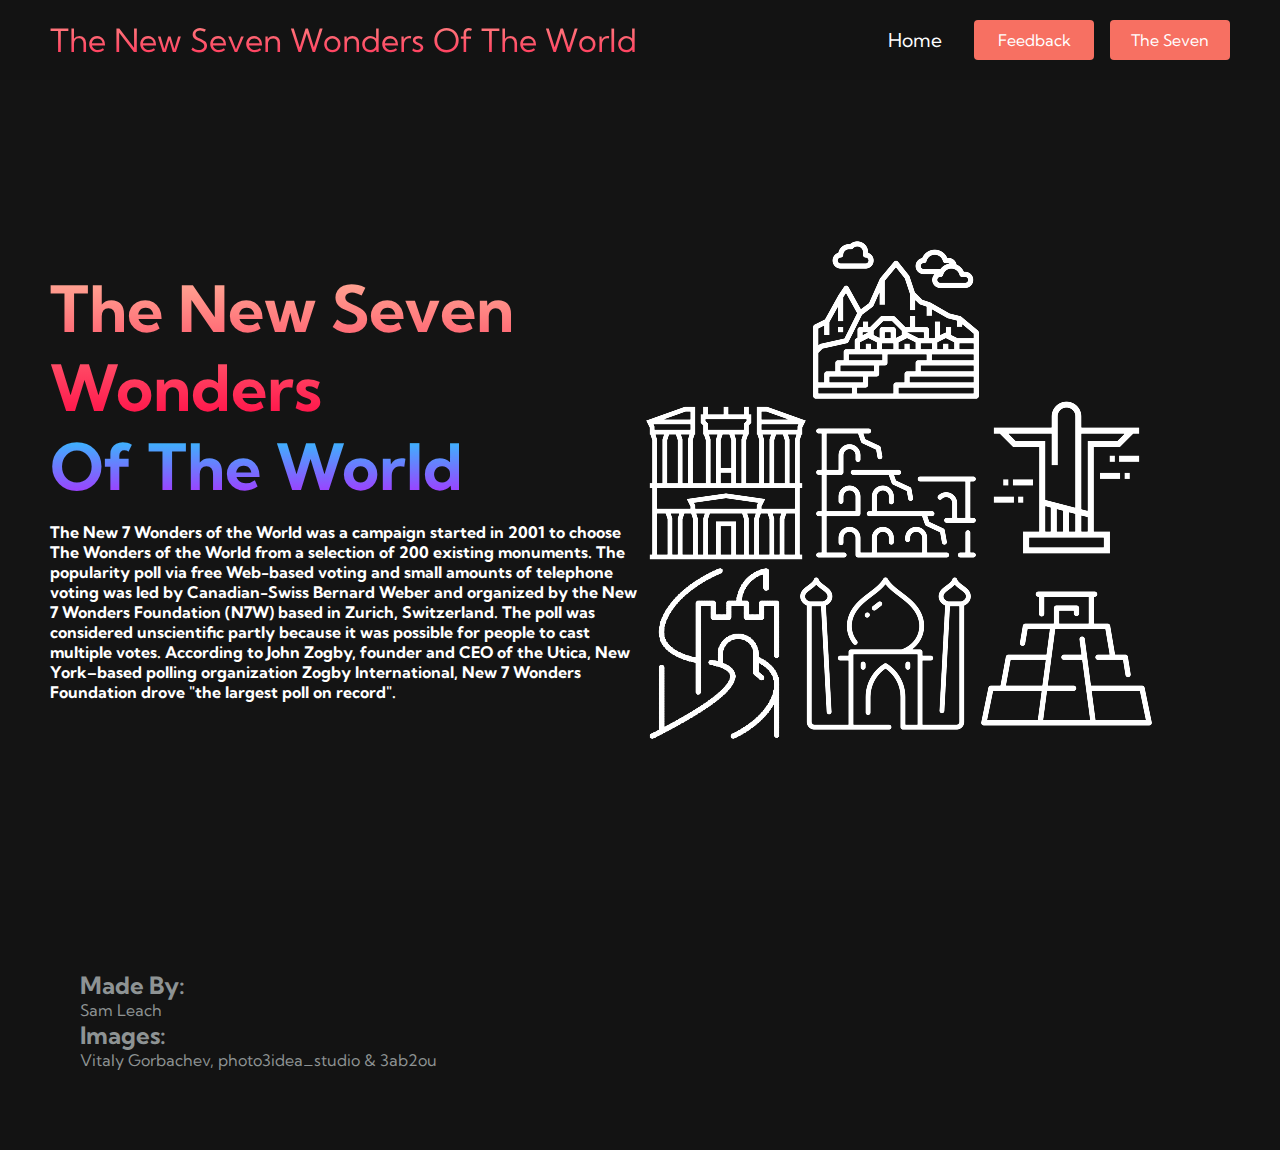
<file: index.html>
<!DOCTYPE html>
<html lang="en">
<head>
    <meta charset="UTF-8">
    <meta name="viewport" content="width=device-width, initial-scale=1.0">
    <title>The New Seven Wonders Of The World</title>
    <link rel="stylesheet" href="./styles.css"/>
    <link rel="preconnect" href="https://fonts.googleapis.com">
    <link rel="preconnect" href="https://fonts.gstatic.com" crossorigin>
    <link href="https://fonts.googleapis.com/css2?family=Kumbh+Sans:wght@100..900&display=swap" rel="stylesheet">
</head>
<body> <!--header of page-->
    <nav class="navbar">
        <div class="navbar__container">
            <a href="./index.html" id="navbar__logo">The New Seven Wonders Of The World</a>
            <div class="navbar__toggle" id="mobile-menu">
                <span class="bar"></span> <span class="bar"></span>
                <span class="bar"></span>
            </div>
            <ul class="navbar__menu">
                <li class="navbar__item">
                    <a href="./index.html" class="navbar__links"> Home </a>
                </li>
                <li class="navbar__btn">
                    <a href="feedback.html" class="button"> Feedback </a>
                </li>
                <div class="dropdown">
                    <button class="dropbtn">The Seven</button>
                    <div class="dropdown-content">
                      <a href="china.html">Great wall of china</a>
                      <a href="petra.html">Petra</a>
                      <a href="colosseum.html">The colosseum</a>
                      <a href="Chichen.html">Chichén Itzá</a>
                      <a href="Machu.html">Machu Picchu</a>
                      <a href="taj.html">Taj Mahal</a>
                      <a href="Christ.html">Christ the Redeemer</a>
                    </div>
                  </div> 
            </ul>
        </div>
    </nav>
<!--body section-->
    <div class="main">
        <div class="main__container">
            <div class="main__content">
                <h1>The New Seven Wonders</h1>
                <h2>Of The World</h2>
                <p>The New 7 Wonders of the World was a campaign started in 2001 
		to choose The Wonders of the World from a selection of 200 existing monuments. The popularity 
		poll via free Web-based voting and small amounts of telephone voting was led by Canadian-Swiss 
		Bernard Weber and organized by the New 7 Wonders Foundation (N7W) based in Zurich, Switzerland. 
		The poll was considered unscientific partly because it was possible for people to cast multiple votes. 
		According to John Zogby, founder and CEO of the Utica, New York–based polling organization Zogby 
		International, New 7 Wonders Foundation drove "the largest poll on record".</p>
            </div>
            <div class="main__img--container">
                <img src="images/pic1.png" alt="pic" id="main__img"> 
            </div>
        </div>
    </div>
    <!--footer-->
    <div class="footer__container">
        <div class="footer__links">
            <div class="footer__link--wrapper">
                <div class="footer__link--items">
                    <h2>Made By:</h2>
                    <a>Sam Leach</a>
                </div>
                <div class="footer__link--items">
                    <h2>Images:</h2>
                    <a>Vitaly Gorbachev, photo3idea_studio & 3ab2ou</a>
                </div>
            </div>
        </div>
    </div>
</body>
</html>
</file>
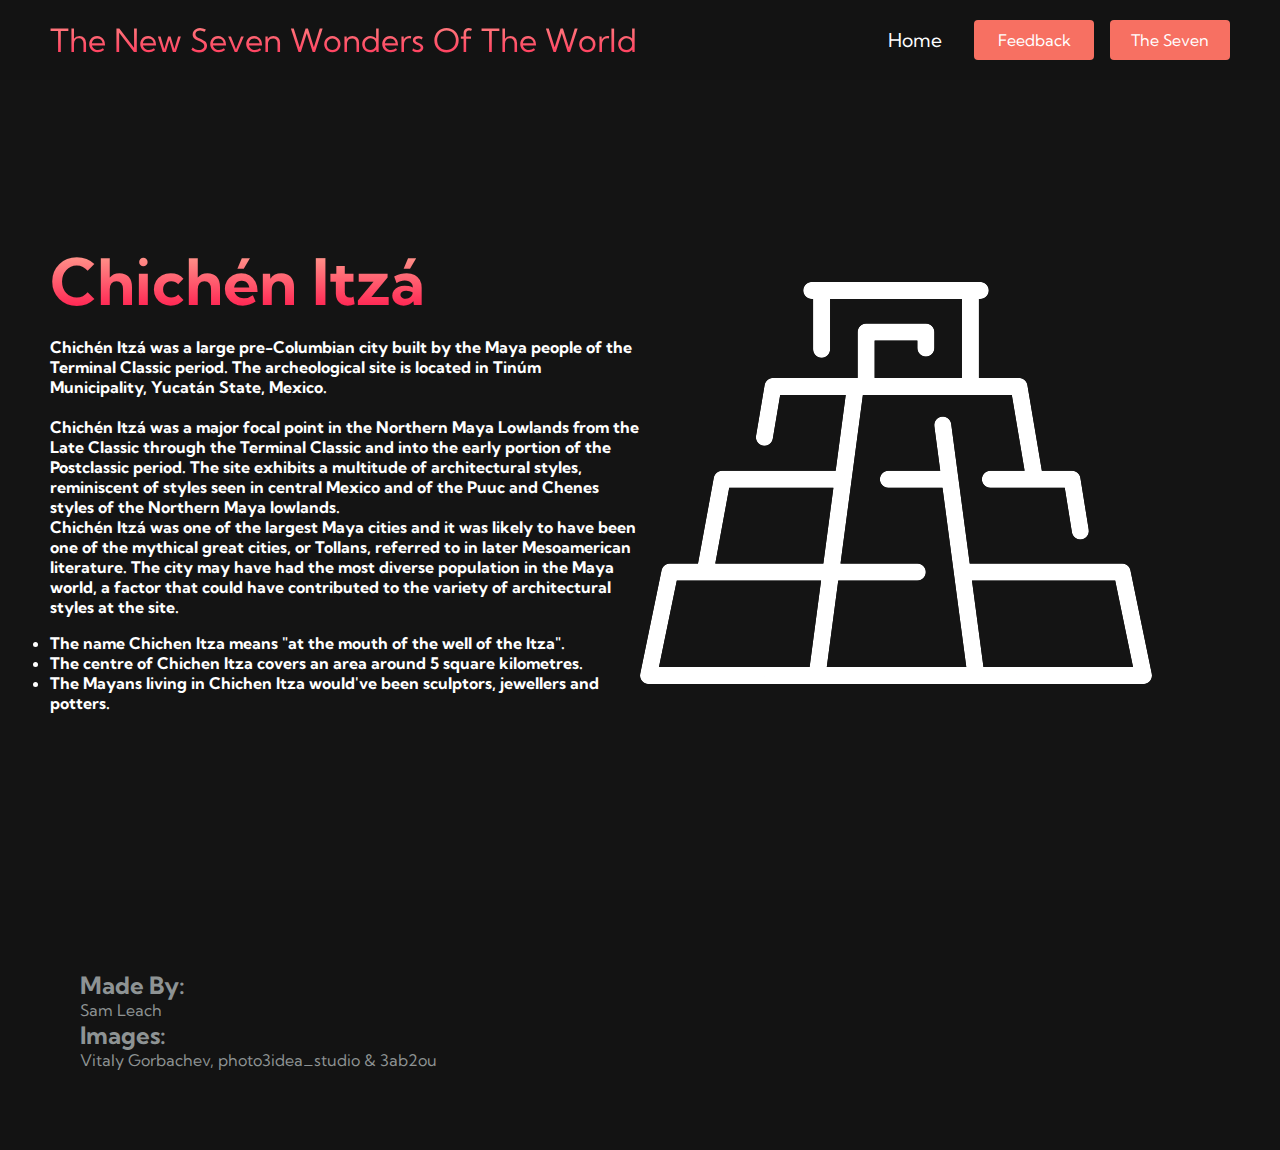
<file: Chichen.html>
<!DOCTYPE html>
<html lang="en">
<head>
    <meta charset="UTF-8">
    <meta name="viewport" content="width=device-width, initial-scale=1.0">
    <title>The New Seven Wonders Of The World</title>
    <link rel="stylesheet" href="./styles.css"/>
    <link rel="preconnect" href="https://fonts.googleapis.com">
    <link rel="preconnect" href="https://fonts.gstatic.com" crossorigin>
    <link href="https://fonts.googleapis.com/css2?family=Kumbh+Sans:wght@100..900&display=swap" rel="stylesheet">
</head>
<body> <!--header of page-->
    <nav class="navbar">
        <div class="navbar__container">
            <a href="./index.html" id="navbar__logo">The New Seven Wonders Of The World</a>
            <div class="navbar__toggle" id="mobile-menu">
                <span class="bar"></span> <span class="bar"></span>
                <span class="bar"></span>
            </div>
            <ul class="navbar__menu">
                <li class="navbar__item">
                    <a href="./index.html" class="navbar__links"> Home </a>
                </li>
                <li class="navbar__btn">
                    <a href="feedback.html" class="button"> Feedback </a>
                </li>
                <div class="dropdown">
                    <button class="dropbtn">The Seven</button>
                    <div class="dropdown-content">
                      <a href="china.html">Great wall of china</a>
                      <a href="petra.html">Petra</a>
                      <a href="colosseum.html">The colosseum</a>
                      <a href="Chichen.html">Chichén Itzá</a>
                      <a href="Machu.html">Machu Picchu</a>
                      <a href="taj.html">Taj Mahal</a>
                      <a href="Christ.html">Christ the Redeemer</a>
                    </div>
                  </div> 
            </ul>
        </div>
    </nav>
<!--body section-->
    <div class="main">
        <div class="main__container">
            <div class="main__content">
                <h1>Chichén Itzá</h1>
                <p>Chichén Itzá was a large pre-Columbian city built by the Maya people of the Terminal Classic period. 
		The archeological site is located in Tinúm Municipality, Yucatán State, Mexico.
		<br><br>
		Chichén Itzá was a major focal point in the Northern Maya Lowlands from the Late Classic through the Terminal 
		Classic and into the early portion of the Postclassic period. The site exhibits a multitude of architectural 
		styles, reminiscent of styles seen in central Mexico and of the Puuc and Chenes styles of the Northern Maya lowlands.
		<br>Chichén Itzá was one of the largest Maya cities and it was likely to have been one of the mythical great cities, 
		or Tollans, referred to in later Mesoamerican literature. The city may have had the most diverse population in the 
		Maya world, a factor that could have contributed to the variety of architectural styles at the site.
		<ul>
			<li>The name Chichen Itza means "at the mouth of the well of the Itza". </li>
			<li>The centre of Chichen Itza covers an area around 5 square kilometres.</li>
			<li>The Mayans living in Chichen Itza would've been sculptors, jewellers and potters.</li>
		</p>
            </div>
            <div class="main__img--container">
                <img src="images/chichen.png" alt="pic" id="main__img"> 
            </div>
        </div>
    </div>
    </div>



    <!--footer-->
    <div class="footer__container">
        <div class="footer__links">
            <div class="footer__link--wrapper">
                <div class="footer__link--items">
                    <h2>Made By:</h2>
                    <a>Sam Leach</a>
                </div>
                <div class="footer__link--items">
                    <h2>Images:</h2>
                    <a>Vitaly Gorbachev, photo3idea_studio & 3ab2ou</a>
                </div>
            </div>
        </div>
    </div>
</body>
</html>
</file>
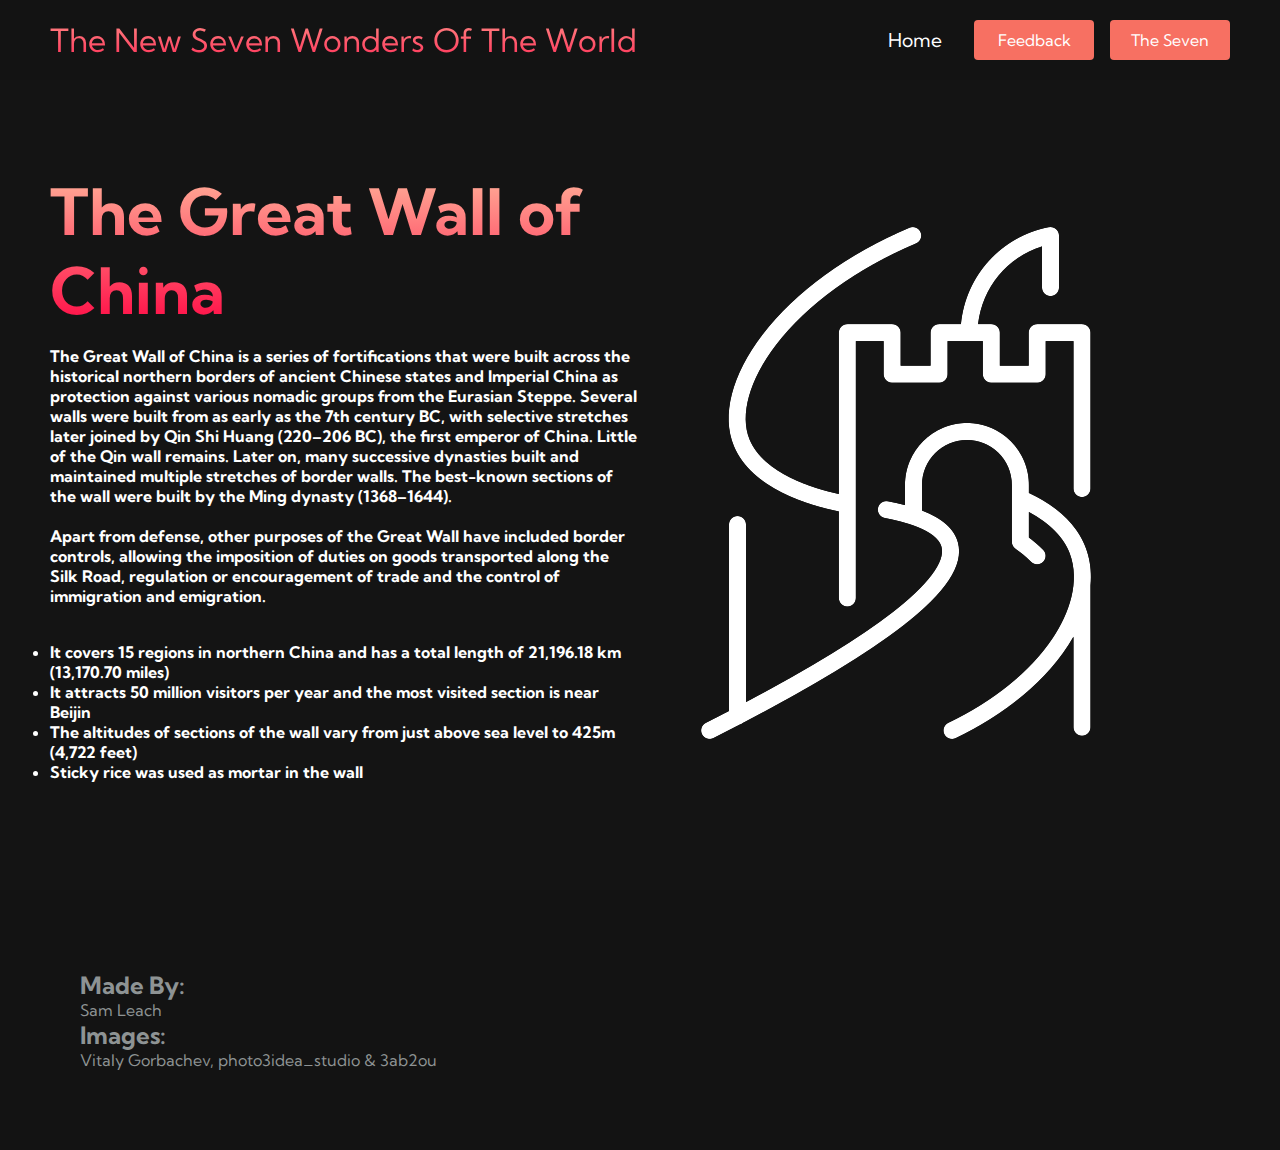
<file: china.html>
<!DOCTYPE html>
<html lang="en">
<head>
    <meta charset="UTF-8">
    <meta name="viewport" content="width=device-width, initial-scale=1.0">
    <title>The New Seven Wonders Of The World</title>
    <link rel="stylesheet" href="./styles.css"/>
    <link rel="preconnect" href="https://fonts.googleapis.com">
    <link rel="preconnect" href="https://fonts.gstatic.com" crossorigin>
    <link href="https://fonts.googleapis.com/css2?family=Kumbh+Sans:wght@100..900&display=swap" rel="stylesheet">
</head>
<body> <!--header of page-->
    <nav class="navbar">
        <div class="navbar__container">
            <a href="./index.html" id="navbar__logo">The New Seven Wonders Of The World</a>
            <div class="navbar__toggle" id="mobile-menu">
                <span class="bar"></span> <span class="bar"></span>
                <span class="bar"></span>
            </div>
            <ul class="navbar__menu">
                <li class="navbar__item">
                    <a href="./index.html" class="navbar__links"> Home </a>
                </li>
                <li class="navbar__btn">
                    <a href="feedback.html" class="button"> Feedback </a>
                </li>
                <div class="dropdown">
                    <button class="dropbtn">The Seven</button>
                    <div class="dropdown-content">
                      <a href="china.html">Great wall of china</a>
                      <a href="petra.html">Petra</a>
                      <a href="colosseum.html">The colosseum</a>
                      <a href="Chichen.html">Chichén Itzá</a>
                      <a href="Machu.html">Machu Picchu</a>
                      <a href="taj.html">Taj Mahal</a>
                      <a href="Christ.html">Christ the Redeemer</a>
                    </div>
                  </div> 
            </ul>
        </div>
    </nav>
<!--body section-->
    <div class="main">
        <div class="main__container">
            <div class="main__content">
                <h1>The Great Wall of China</h1>
                <p>The Great Wall of China is a series of fortifications that were built across the historical northern borders of ancient Chinese states and 
		Imperial China as protection against various nomadic groups from the Eurasian Steppe. Several walls were built from as early as the 7th century BC, 
		with selective stretches later joined by Qin Shi Huang (220–206 BC), the first emperor of China. Little of the Qin wall remains. Later on, many successive 
		dynasties built and maintained multiple stretches of border walls. The best-known sections of the wall were built by the Ming dynasty (1368–1644).
		<br><br>
		Apart from defense, other purposes of the Great Wall have included border controls, allowing the imposition of duties on goods transported along the Silk Road, 
		regulation or encouragement of trade and the control of immigration and emigration.
		<br><br>
		<ul>
			<li>It covers 15 regions in northern China and has a total length of 21,196.18 km (13,170.70 miles)</li>
			<li>It attracts 50 million visitors per year and the most visited section is near Beijin</li>
			<li>The altitudes of sections of the wall vary from just above sea level to 425m (4,722 feet)</li>
			<li>Sticky rice was used as mortar in the wall</li>
		</ul>
		</p>
            </div>
            <div class="main__img--container">
                <img src="images/china.png" alt="pic" id="main__img"> 
            </div>
        </div>
    </div>
    </div>



    <!--footer-->
    <div class="footer__container">
        <div class="footer__links">
            <div class="footer__link--wrapper">
                <div class="footer__link--items">
                    <h2>Made By:</h2>
                    <a>Sam Leach</a>
                </div>
                <div class="footer__link--items">
                    <h2>Images:</h2>
                    <a>Vitaly Gorbachev, photo3idea_studio & 3ab2ou</a>
                </div>
            </div>
        </div>
    </div>
</body>
</html>
</file>
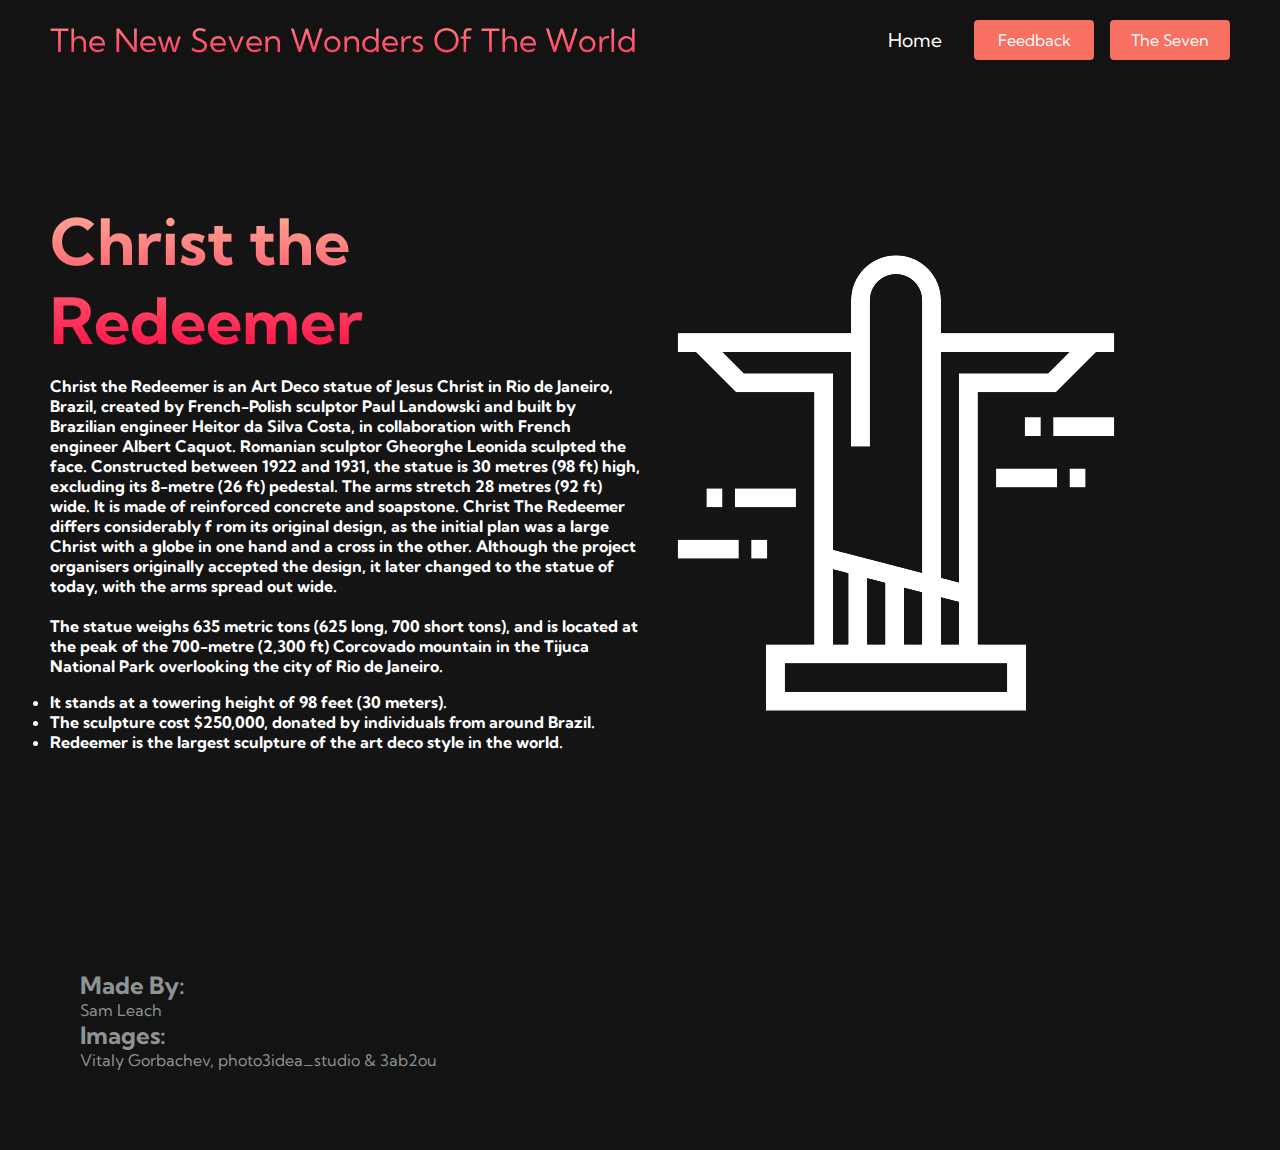
<file: Christ.html>
<!DOCTYPE html>
<html lang="en">
<head>
    <meta charset="UTF-8">
    <meta name="viewport" content="width=device-width, initial-scale=1.0">
    <title>The New Seven Wonders Of The World</title>
    <link rel="stylesheet" href="./styles.css"/>
    <link rel="preconnect" href="https://fonts.googleapis.com">
    <link rel="preconnect" href="https://fonts.gstatic.com" crossorigin>
    <link href="https://fonts.googleapis.com/css2?family=Kumbh+Sans:wght@100..900&display=swap" rel="stylesheet">
</head>
<body> <!--header of page-->
    <nav class="navbar">
        <div class="navbar__container">
            <a href="./index.html" id="navbar__logo">The New Seven Wonders Of The World</a>
            <div class="navbar__toggle" id="mobile-menu">
                <span class="bar"></span> <span class="bar"></span>
                <span class="bar"></span>
            </div>
            <ul class="navbar__menu">
                <li class="navbar__item">
                    <a href="./index.html" class="navbar__links"> Home </a>
                </li>
                <li class="navbar__btn">
                    <a href="feedback.html" class="button"> Feedback </a>
                </li>
                <div class="dropdown">
                    <button class="dropbtn">The Seven</button>
                    <div class="dropdown-content">
                      <a href="china.html">Great wall of china</a>
                      <a href="petra.html">Petra</a>
                      <a href="colosseum.html">The colosseum</a>
                      <a href="Chichen.html">Chichén Itzá</a>
                      <a href="Machu.html">Machu Picchu</a>
                      <a href="taj.html">Taj Mahal</a>
                      <a href="Christ.html">Christ the Redeemer</a>
                    </div>
                  </div> 
            </ul>
        </div>
    </nav>
<!--body section-->
    <div class="main">
        <div class="main__container">
            <div class="main__content">
                <h1>Christ the Redeemer</h1>
                <p>Christ the Redeemer is an Art Deco statue of Jesus Christ in Rio de Janeiro, Brazil, created by French-Polish sculptor Paul Landowski 
		and built by Brazilian engineer Heitor da Silva Costa, in collaboration with French engineer Albert Caquot. Romanian sculptor Gheorghe 
		Leonida sculpted the face. Constructed between 1922 and 1931, the statue is 30 metres (98 ft) high, excluding its 8-metre (26 ft) pedestal. 
		The arms stretch 28 metres (92 ft) wide. It is made of reinforced concrete and soapstone. Christ The Redeemer differs considerably f
		rom its original design, as the initial plan was a large Christ with a globe in one hand and a cross in the other. Although the project organisers 
		originally accepted the design, it later changed to the statue of today, with the arms spread out wide.
		<br><br>
		The statue weighs 635 metric tons (625 long, 700 short tons), and is located at the peak of the 700-metre (2,300 ft) Corcovado mountain 
		in the Tijuca National Park overlooking the city of Rio de Janeiro.
		<ul>
			<li>It stands at a towering height of 98 feet (30 meters).</li>
			<li>The sculpture cost $250,000, donated by individuals from around Brazil.</li>
			<li>Redeemer is the largest sculpture of the art deco style in the world.</li>
		</ul>
		</p>
            </div>
            <div class="main__img--container">
                <img src="images/christ.png" alt="pic" id="main__img"> 
            </div>
        </div>
    </div>
    </div>



    <!--footer-->
    <div class="footer__container">
        <div class="footer__links">
            <div class="footer__link--wrapper">
                <div class="footer__link--items">
                    <h2>Made By:</h2>
                    <a>Sam Leach</a>
                </div>
                <div class="footer__link--items">
                    <h2>Images:</h2>
                    <a>Vitaly Gorbachev, photo3idea_studio & 3ab2ou</a>
                </div>
            </div>
        </div>
    </div>
</body>
</html>
</file>
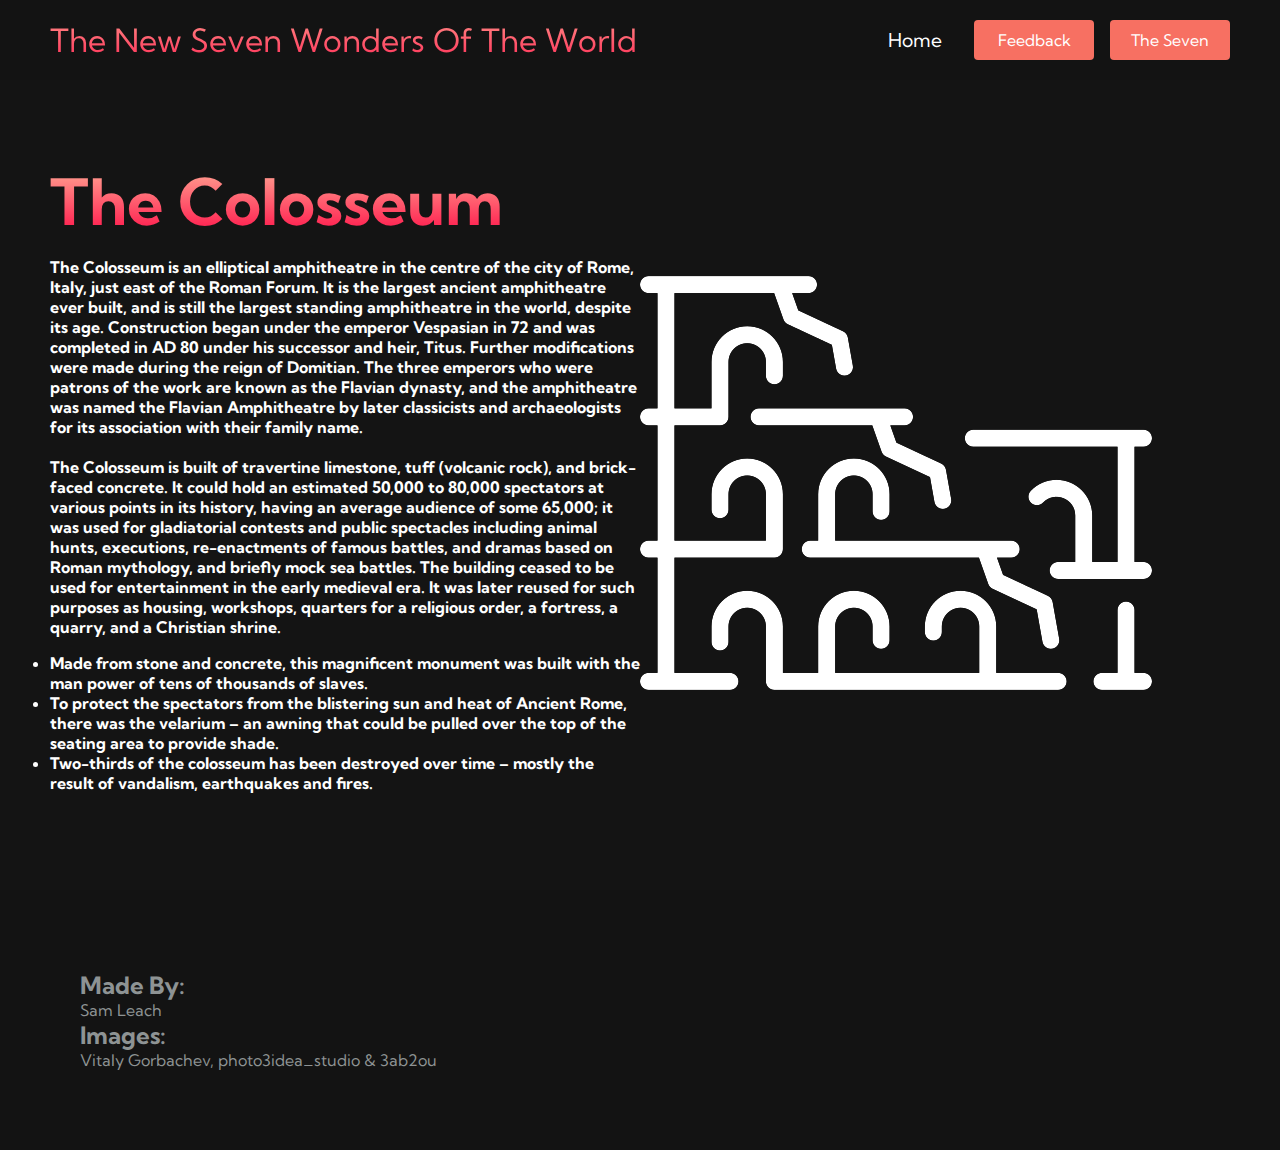
<file: colosseum.html>
<!DOCTYPE html>
<html lang="en">
<head>
    <meta charset="UTF-8">
    <meta name="viewport" content="width=device-width, initial-scale=1.0">
    <title>The New Seven Wonders Of The World</title>
    <link rel="stylesheet" href="./styles.css"/>
    <link rel="preconnect" href="https://fonts.googleapis.com">
    <link rel="preconnect" href="https://fonts.gstatic.com" crossorigin>
    <link href="https://fonts.googleapis.com/css2?family=Kumbh+Sans:wght@100..900&display=swap" rel="stylesheet">
</head>
<body> <!--header of page-->
    <nav class="navbar">
        <div class="navbar__container">
            <a href="./index.html" id="navbar__logo">The New Seven Wonders Of The World</a>
            <div class="navbar__toggle" id="mobile-menu">
                <span class="bar"></span> <span class="bar"></span>
                <span class="bar"></span>
            </div>
            <ul class="navbar__menu">
                <li class="navbar__item">
                    <a href="./index.html" class="navbar__links"> Home </a>
                </li>
                <li class="navbar__btn">
                    <a href="feedback.html" class="button"> Feedback </a>
                </li>
                <div class="dropdown">
                    <button class="dropbtn">The Seven</button>
                    <div class="dropdown-content">
                      <a href="china.html">Great wall of china</a>
                      <a href="petra.html">Petra</a>
                      <a href="colosseum.html">The colosseum</a>
                      <a href="Chichen.html">Chichén Itzá</a>
                      <a href="Machu.html">Machu Picchu</a>
                      <a href="taj.html">Taj Mahal</a>
                      <a href="Christ.html">Christ the Redeemer</a>
                    </div>
                  </div> 
            </ul>
        </div>
    </nav>
<!--body section-->
    <div class="main">
        <div class="main__container">
            <div class="main__content">
                <h1>The Colosseum</h1>
                <p>The Colosseum is an elliptical amphitheatre in the centre of the city of Rome, Italy, just east of the Roman Forum. 
		It is the largest ancient amphitheatre ever built, and is still the largest standing amphitheatre in the world, 
		despite its age. Construction began under the emperor Vespasian in 72 and was completed in AD 80 under his successor 
		and heir, Titus. Further modifications were made during the reign of Domitian. The three emperors who were patrons of 
		the work are known as the Flavian dynasty, and the amphitheatre was named the Flavian Amphitheatre by later classicists 
		and archaeologists for its association with their family name.
		<br><br>
		The Colosseum is built of travertine limestone, tuff (volcanic rock), and brick-faced concrete. It could hold an 
		estimated 50,000 to 80,000 spectators at various points in its history, having an average audience of some 65,000; 
		it was used for gladiatorial contests and public spectacles including animal hunts, executions, re-enactments of famous 
		battles, and dramas based on Roman mythology, and briefly mock sea battles. The building ceased to be used for 
		entertainment in the early medieval era. It was later reused for such purposes as housing, workshops, quarters for a 
		religious order, a fortress, a quarry, and a Christian shrine.
		<ul>
			<li>Made from stone and concrete, this magnificent monument was built with the man power of tens of thousands of slaves.</li>
			<li>To protect the spectators from the blistering sun and heat of Ancient Rome, there was the velarium – an awning that could be pulled over the top of the seating area to provide shade.</li>
			<li>Two-thirds of the colosseum has been destroyed over time – mostly the result of vandalism, earthquakes and fires.</li>
		</ul>
		</p>
            </div>
            <div class="main__img--container">
                <img src="images/colosseum.png" alt="pic" id="main__img"> 
            </div>
        </div>
    </div>
    </div>



    <!--footer-->
    <div class="footer__container">
        <div class="footer__links">
            <div class="footer__link--wrapper">
                <div class="footer__link--items">
                    <h2>Made By:</h2>
                    <a>Sam Leach</a>
                </div>
                <div class="footer__link--items">
                    <h2>Images:</h2>
                    <a>Vitaly Gorbachev, photo3idea_studio & 3ab2ou</a>
                </div>
            </div>
        </div>
    </div>
</body>
</html>
</file>
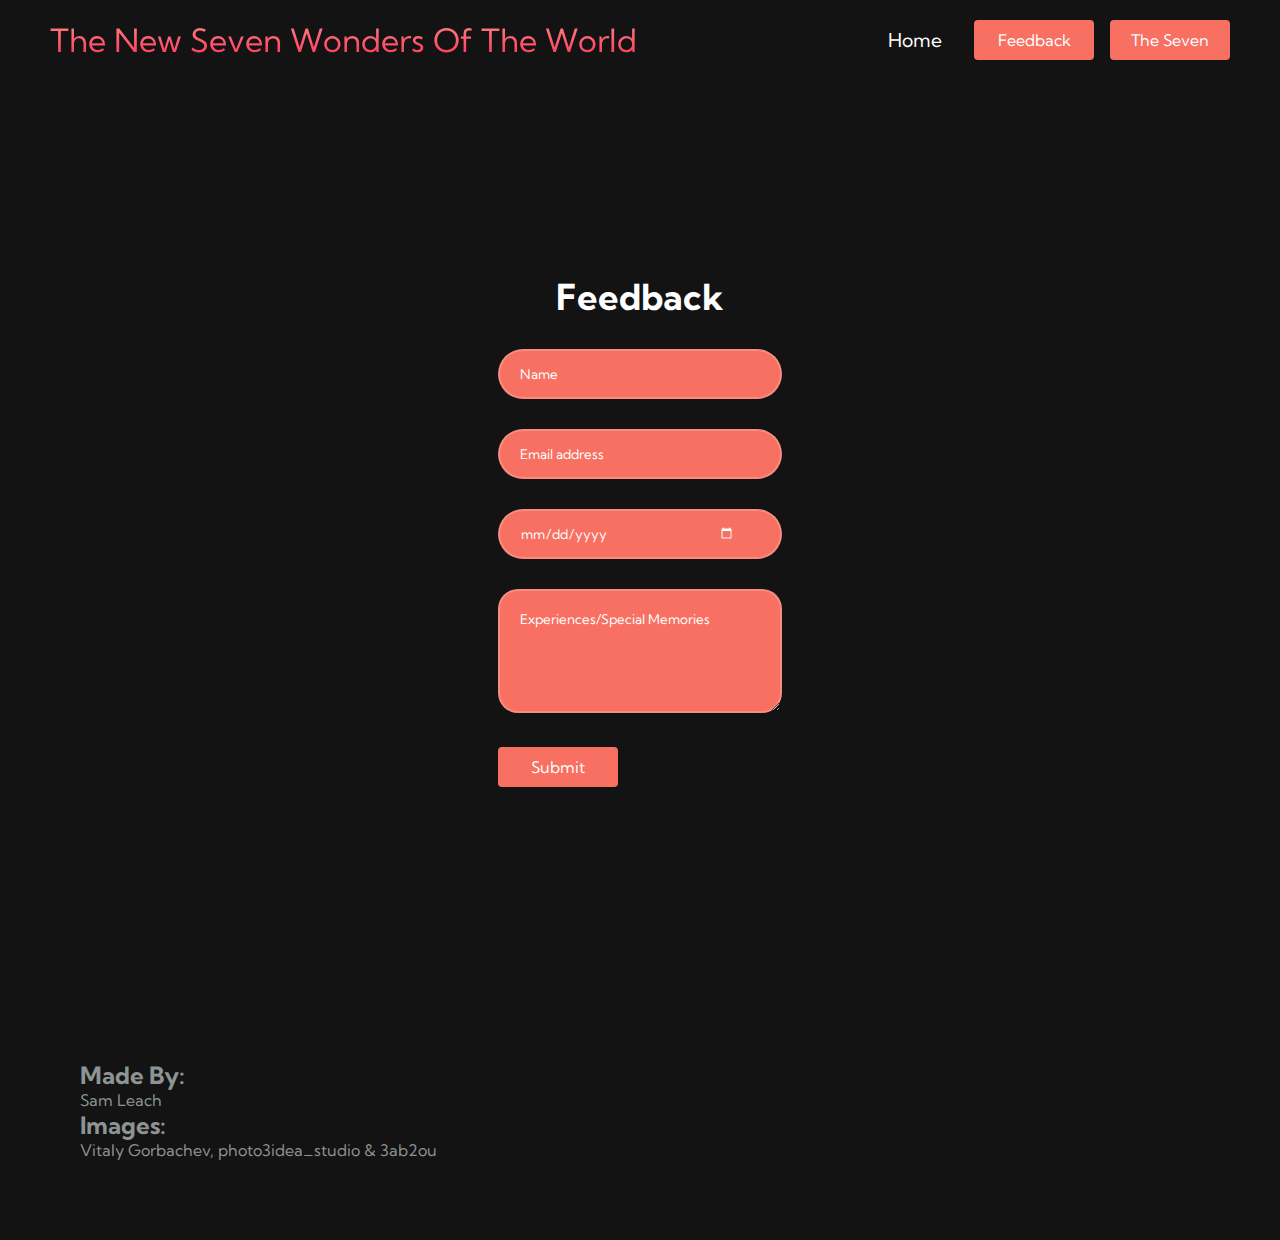
<file: feedback.html>
<!DOCTYPE html>
<html lang="en">
<head>
    <meta charset="UTF-8">
    <meta name="viewport" content="width=device-width, initial-scale=1.0">
    <title>The New Seven Wonders Of The World</title>
    <link rel="stylesheet" href="./styles.css"/>
    <link rel="preconnect" href="https://fonts.googleapis.com">
    <link rel="preconnect" href="https://fonts.gstatic.com" crossorigin>
    <link href="https://fonts.googleapis.com/css2?family=Kumbh+Sans:wght@100..900&display=swap" rel="stylesheet">
    <script src="app.js"></script>
</head>
<body> <!--header of page-->
    <nav class="navbar">
        <div class="navbar__container">
            <a href="./index.html" id="navbar__logo">The New Seven Wonders Of The World</a>
            <div class="navbar__toggle" id="mobile-menu">
                <span class="bar"></span> <span class="bar"></span>
                <span class="bar"></span>
            </div>
            <ul class="navbar__menu">
                <li class="navbar__item">
                    <a href="./index.html" class="navbar__links"> Home </a>
                </li>
                <li class="navbar__btn">
                    <a href="feedback.html" class="button"> Feedback </a>
                </li>
                <div class="dropdown">
                    <button class="dropbtn">The Seven</button>
                    <div class="dropdown-content">
                      <a href="china.html">Great wall of china</a>
                      <a href="petra.html">Petra</a>
                      <a href="colosseum.html">The colosseum</a>
                      <a href="Chichen.html">Chichén Itzá</a>
                      <a href="Machu.html">Machu Picchu</a>
                      <a href="taj.html">Taj Mahal</a>
                      <a href="Christ.html">Christ the Redeemer</a>
                    </div>
                  </div> 
            </ul>
        </div>
    </nav>


    <div class="wrapper">
        <form action="">
            <h1>Feedback</h1>
            <div class="input-box">
                <input id="usersname" type="text" placeholder="Name" required>
            </div>
            <div class="input-box">
                <input id="email" type="email" placeholder="Email address" required>
            </div>
            <div class="input-box">
                <input id="dov" type="date" class="date" placeholder="Date of visit" required>
            </div>
            <div class="text-area">
                <textarea id="message" cols="25" rows="5" placeholder="Experiences/Special Memories" required></textarea>
            </div>
            <button type="submit" class="btn" onclick="feedback()">Submit</button>
        </form>
    </div>






    <!--footer-->
    <div class="footer__container">
        <div class="footer__links">
            <div class="footer__link--wrapper">
                <div class="footer__link--items">
                    <h2>Made By:</h2>
                    <a>Sam Leach</a>
                </div>
                <div class="footer__link--items">
                    <h2>Images:</h2>
                    <a>Vitaly Gorbachev, photo3idea_studio & 3ab2ou</a>
                </div>
            </div>
        </div>
    </div>
</body>
</html>
</file>
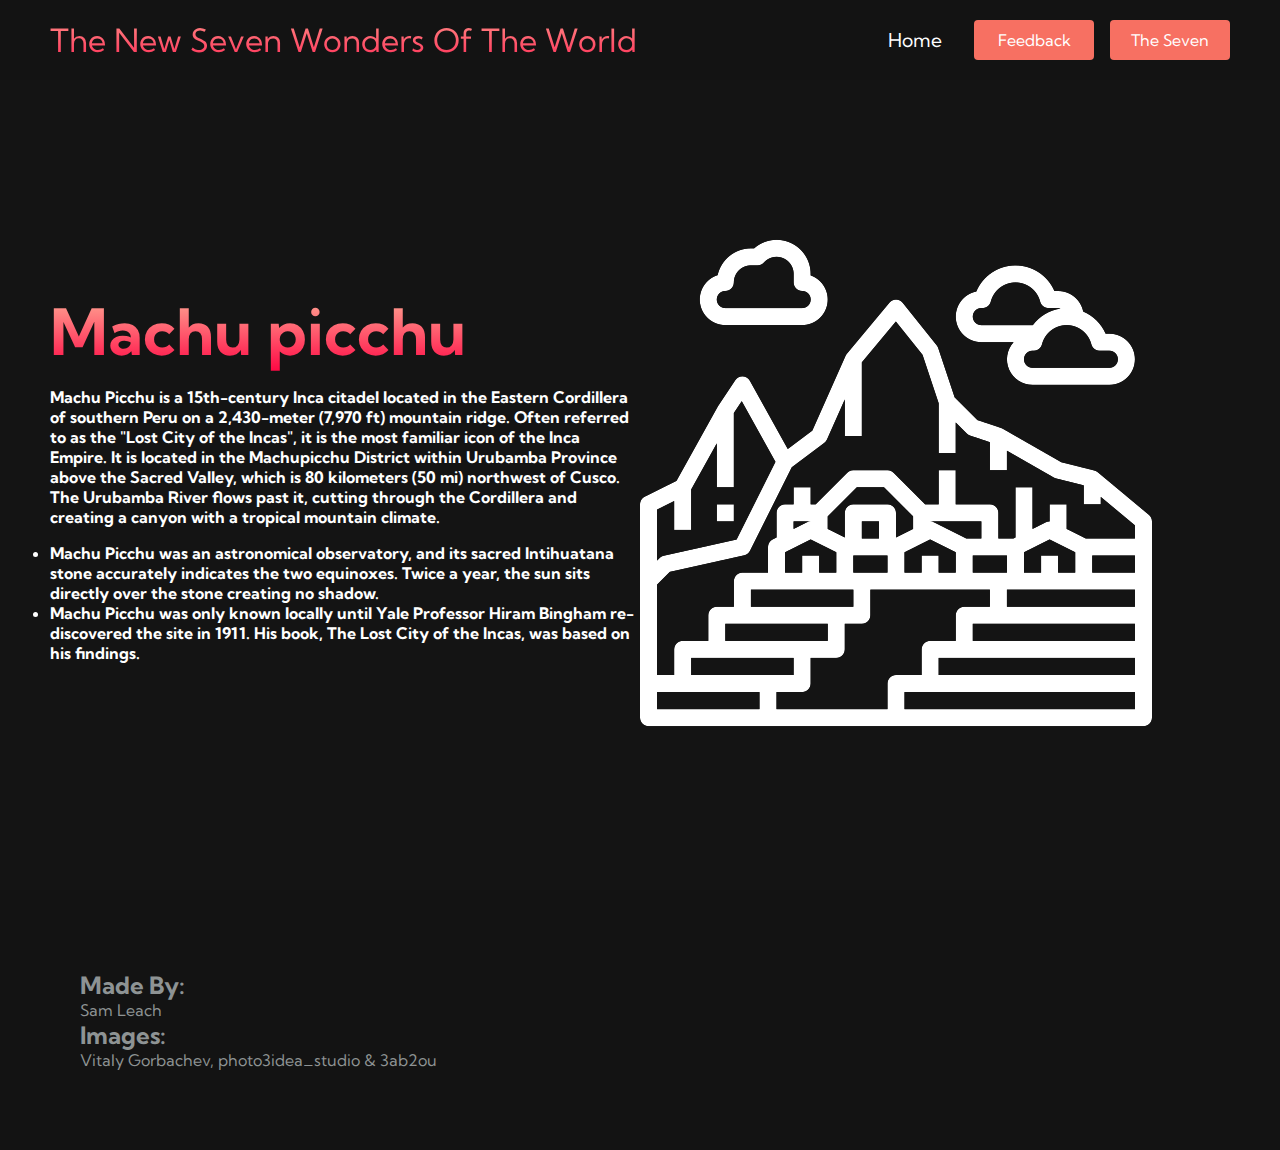
<file: Machu.html>
<!DOCTYPE html>
<html lang="en">
<head>
    <meta charset="UTF-8">
    <meta name="viewport" content="width=device-width, initial-scale=1.0">
    <title>The New Seven Wonders Of The World</title>
    <link rel="stylesheet" href="./styles.css"/>
    <link rel="preconnect" href="https://fonts.googleapis.com">
    <link rel="preconnect" href="https://fonts.gstatic.com" crossorigin>
    <link href="https://fonts.googleapis.com/css2?family=Kumbh+Sans:wght@100..900&display=swap" rel="stylesheet">
</head>
<body> <!--header of page-->
    <nav class="navbar">
        <div class="navbar__container">
            <a href="./index.html" id="navbar__logo">The New Seven Wonders Of The World</a>
            <div class="navbar__toggle" id="mobile-menu">
                <span class="bar"></span> <span class="bar"></span>
                <span class="bar"></span>
            </div>
            <ul class="navbar__menu">
                <li class="navbar__item">
                    <a href="./index.html" class="navbar__links"> Home </a>
                </li>
                <li class="navbar__btn">
                    <a href="feedback.html" class="button"> Feedback </a>
                </li>
                <div class="dropdown">
                    <button class="dropbtn">The Seven</button>
                    <div class="dropdown-content">
                      <a href="china.html">Great wall of china</a>
                      <a href="petra.html">Petra</a>
                      <a href="colosseum.html">The colosseum</a>
                      <a href="Chichen.html">Chichén Itzá</a>
                      <a href="Machu.html">Machu Picchu</a>
                      <a href="taj.html">Taj Mahal</a>
                      <a href="Christ.html">Christ the Redeemer</a>
                    </div>
                  </div> 
            </ul>
        </div>
    </nav>
<!--body section-->
    <div class="main">
        <div class="main__container">
            <div class="main__content">
                <h1>Machu picchu</h1>
                <p>Machu Picchu is a 15th-century Inca citadel located in the Eastern Cordillera of southern Peru on a 2,430-meter (7,970 ft) mountain ridge. 
		Often referred to as the "Lost City of the Incas", it is the most familiar icon of the Inca Empire. It is located in the Machupicchu 
		District within Urubamba Province above the Sacred Valley, which is 80 kilometers (50 mi) northwest of Cusco. The Urubamba River flows 
		past it, cutting through the Cordillera and creating a canyon with a tropical mountain climate.
		<ul>
			<li>Machu Picchu was an astronomical observatory, and its sacred Intihuatana stone accurately indicates the two equinoxes. 
			Twice a year, the sun sits directly over the stone creating no shadow.</li>
			<li>Machu Picchu was only known locally until Yale Professor Hiram Bingham re-discovered the site in 1911. His book, The Lost City of the Incas, was based on his findings.</li>
		</ul>
		</p>
            </div>
            <div class="main__img--container">
                <img src="images/machu.png" alt="pic" id="main__img"> 
            </div>
        </div>
    </div>
    </div>



    <!--footer-->
    <div class="footer__container">
        <div class="footer__links">
            <div class="footer__link--wrapper">
                <div class="footer__link--items">
                    <h2>Made By:</h2>
                    <a>Sam Leach</a>
                </div>
                <div class="footer__link--items">
                    <h2>Images:</h2>
                    <a>Vitaly Gorbachev, photo3idea_studio & 3ab2ou</a>
                </div>
            </div>
        </div>
    </div>
</body>
</html>
</file>
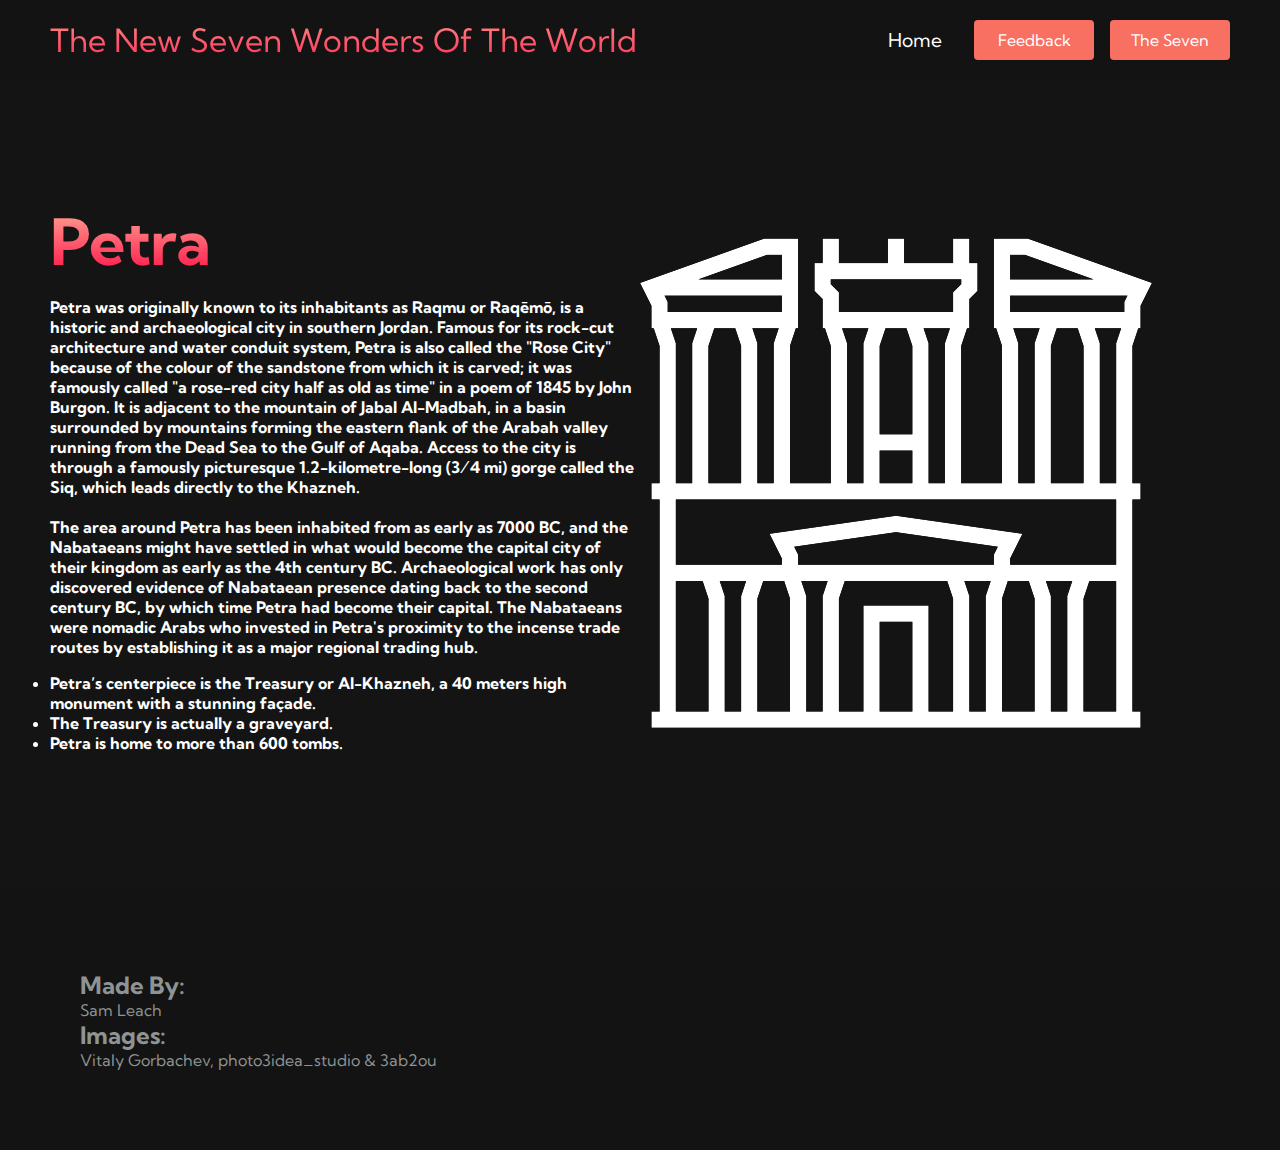
<file: petra.html>
<!DOCTYPE html>
<html lang="en">
<head>
    <meta charset="UTF-8">
    <meta name="viewport" content="width=device-width, initial-scale=1.0">
    <title>The New Seven Wonders Of The World</title>
    <link rel="stylesheet" href="./styles.css"/>
    <link rel="preconnect" href="https://fonts.googleapis.com">
    <link rel="preconnect" href="https://fonts.gstatic.com" crossorigin>
    <link href="https://fonts.googleapis.com/css2?family=Kumbh+Sans:wght@100..900&display=swap" rel="stylesheet">
</head>
<body> <!--header of page-->
    <nav class="navbar">
        <div class="navbar__container">
            <a href="./index.html" id="navbar__logo">The New Seven Wonders Of The World</a>
            <div class="navbar__toggle" id="mobile-menu">
                <span class="bar"></span> <span class="bar"></span>
                <span class="bar"></span>
            </div>
            <ul class="navbar__menu">
                <li class="navbar__item">
                    <a href="./index.html" class="navbar__links"> Home </a>
                </li>
                <li class="navbar__btn">
                    <a href="feedback.html" class="button"> Feedback </a>
                </li>
                <div class="dropdown">
                    <button class="dropbtn">The Seven</button>
                    <div class="dropdown-content">
                      <a href="china.html">Great wall of china</a>
                      <a href="petra.html">Petra</a>
                      <a href="colosseum.html">The colosseum</a>
                      <a href="Chichen.html">Chichén Itzá</a>
                      <a href="Machu.html">Machu Picchu</a>
                      <a href="taj.html">Taj Mahal</a>
                      <a href="Christ.html">Christ the Redeemer</a>
                    </div>
                  </div> 
            </ul>
        </div>
    </nav>
<!--body section-->
    <div class="main">
        <div class="main__container">
            <div class="main__content">
                <h1>Petra</h1>
                <p>Petra was originally known to its inhabitants as Raqmu or Raqēmō, is a historic and archaeological city in southern Jordan. 
		Famous for its rock-cut architecture and water conduit system, Petra is also called the "Rose City" because of the colour of 
		the sandstone from which it is carved; it was famously called "a rose-red city half as old as time" in a poem of 1845 by John Burgon. 
		It is adjacent to the mountain of Jabal Al-Madbah, in a basin surrounded by mountains forming the eastern flank of the Arabah valley 
		running from the Dead Sea to the Gulf of Aqaba. Access to the city is through a famously picturesque 1.2-kilometre-long (3⁄4 mi) gorge 
		called the Siq, which leads directly to the Khazneh.
		<br><br>

		The area around Petra has been inhabited from as early as 7000 BC, and the Nabataeans might have settled in what would become the capital 
		city of their kingdom as early as the 4th century BC. Archaeological work has only discovered evidence of Nabataean presence dating back 
		to the second century BC, by which time Petra had become their capital. The Nabataeans were nomadic Arabs who invested in Petra's 
		proximity to the incense trade routes by establishing it as a major regional trading hub.
		<ul>
			<li>Petra’s centerpiece is the Treasury or Al-Khazneh, a 40 meters high monument with a stunning façade.</li>
			<li>The Treasury is actually a graveyard.</li>
			<li>Petra is home to more than 600 tombs.</li>
		</lu>

		</p>
            </div>
            <div class="main__img--container">
                <img src="images/petra.png" alt="pic" id="main__img"> 
            </div>
        </div>
    </div>
    </div>



    <!--footer-->
    <div class="footer__container">
        <div class="footer__links">
            <div class="footer__link--wrapper">
                <div class="footer__link--items">
                    <h2>Made By:</h2>
                    <a>Sam Leach</a>
                </div>
                <div class="footer__link--items">
                    <h2>Images:</h2>
                    <a>Vitaly Gorbachev, photo3idea_studio & 3ab2ou</a>
                </div>
            </div>
        </div>
    </div>
</body>
</html>
</file>
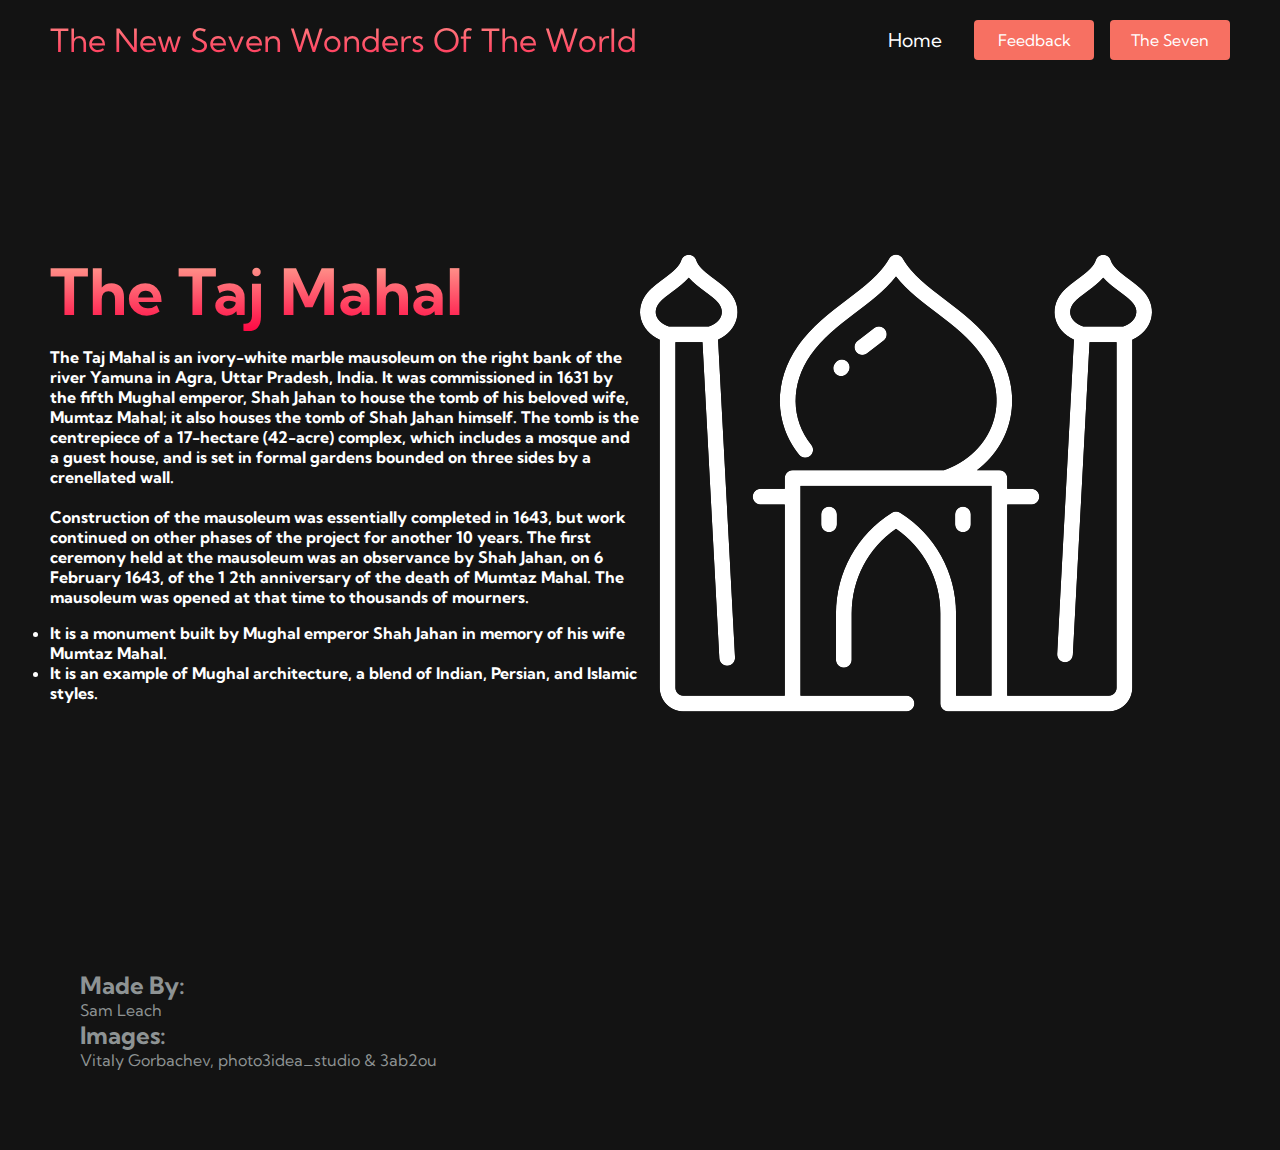
<file: taj.html>
<!DOCTYPE html>
<html lang="en">
<head>
    <meta charset="UTF-8">
    <meta name="viewport" content="width=device-width, initial-scale=1.0">
    <title>The New Seven Wonders Of The World</title>
    <link rel="stylesheet" href="./styles.css"/>
    <link rel="preconnect" href="https://fonts.googleapis.com">
    <link rel="preconnect" href="https://fonts.gstatic.com" crossorigin>
    <link href="https://fonts.googleapis.com/css2?family=Kumbh+Sans:wght@100..900&display=swap" rel="stylesheet">
</head>
<body> <!--header of page-->
    <nav class="navbar">
        <div class="navbar__container">
            <a href="./index.html" id="navbar__logo">The New Seven Wonders Of The World</a>
            <div class="navbar__toggle" id="mobile-menu">
                <span class="bar"></span> <span class="bar"></span>
                <span class="bar"></span>
            </div>
            <ul class="navbar__menu">
                <li class="navbar__item">
                    <a href="./index.html" class="navbar__links"> Home </a>
                </li>
                <li class="navbar__btn">
                    <a href="feedback.html" class="button"> Feedback </a>
                </li>
                <div class="dropdown">
                    <button class="dropbtn">The Seven</button>
                    <div class="dropdown-content">
                      <a href="china.html">Great wall of china</a>
                      <a href="petra.html">Petra</a>
                      <a href="colosseum.html">The colosseum</a>
                      <a href="Chichen.html">Chichén Itzá</a>
                      <a href="Machu.html">Machu Picchu</a>
                      <a href="taj.html">Taj Mahal</a>
                      <a href="Christ.html">Christ the Redeemer</a>
                    </div>
                  </div> 
            </ul>
        </div>
    </nav>
<!--body section-->
    <div class="main">
        <div class="main__container">
            <div class="main__content">
                <h1>The Taj Mahal</h1>
                <p>The Taj Mahal is an ivory-white marble mausoleum on the right bank of the river Yamuna in Agra, Uttar Pradesh, India. 
		It was commissioned in 1631 by the fifth Mughal emperor, Shah Jahan to house the tomb of his beloved wife, 
		Mumtaz Mahal; it also houses the tomb of Shah Jahan himself. The tomb is the centrepiece of a 17-hectare (42-acre) complex, 
		which includes a mosque and a guest house, and is set in formal gardens bounded on three sides by a crenellated wall.
		<br><br>
		Construction of the mausoleum was essentially completed in 1643, but work continued on other phases of the project for 
		another 10 years. The first ceremony held at the mausoleum was an observance by Shah Jahan, on 6 February 1643, of the 1
		2th anniversary of the death of Mumtaz Mahal. The mausoleum was opened at that time to thousands of mourners.
		<ul>
			<li>It is a monument built by Mughal emperor Shah Jahan in memory of his wife Mumtaz Mahal.</li>
			<li>It is an example of Mughal architecture, a blend of Indian, Persian, and Islamic styles.</li>
		</p>
            </div>
            <div class="main__img--container">
                <img src="images/taj.png" alt="pic" id="main__img"> 
            </div>
        </div>
    </div>
    </div>


    <!--footer-->
    <div class="footer__container">
        <div class="footer__links">
            <div class="footer__link--wrapper">
                <div class="footer__link--items">
                    <h2>Made By:</h2>
                    <a>Sam Leach</a>
                </div>
                <div class="footer__link--items">
                    <h2>Images:</h2>
                    <a>Vitaly Gorbachev, photo3idea_studio & 3ab2ou</a>
                </div>
            </div>
        </div>
    </div>
</body>
</html>
</file>
<file: styles.css>
* {
    box-sizing: border-box;
    margin: 0;
    padding: 0;
    font-family: "Kumbh Sans", sans-serif;
}

.navbar {
    background: #131313;
    height: 80px;
    display: flex;
    justify-content: center;
    align-items: center;
    font-size: 1.2rem;
    position: sticky;
    top: 0;
    z-index: 999;
}

.navbar__container {
    display: flex;
    justify-content: space-between;
    height: 80px;
    z-index: 1;
    width: 100%;
    max-width: 1300px;
    margin: 0 auto;
    padding:  0 50px;
}

#navbar__logo {
    background-color: #ff8177;
    background-image: linear-gradient(to top, #ff0844 0%, #ffb199 100%);
    background-size: 100%;
    -webkit-background-clip: text;
    -moz-background-clip: text;
    -webkit-text-fill-color: transparent;
    -moz-text-fill-color: transparent;
    display: flex;
    align-items: center;
    cursor: pointer;
    text-decoration: none;
    font-size: 2rem;
}

.fa-gem{
    margin-right: 0.5rem
}

.navbar__menu {
    display:  flex;
    align-items: center;
    list-style: none;
    text-align: center;
}

.navbar__item {
    height: 80px;
}

.navbar__links {
    color: #fff;
    display: flex;
    align-items: center;
    justify-content: center;
    text-decoration: none;
    padding: 0 1rem;
    height: 100%
}

.navbar__btn {
    display: flex;
    justify-content: center;
    align-items: center;
    padding: 0 1rem;
    width: 100%
}

.button {
    display: flex;
    justify-content: center;
    align-items: center;
    text-decoration: none;
    padding: 10px 20px;
    height: 40px;
    width: 120px;
    border: none;
    outline: none;
    border-radius: 4px;
    background: #f77062;
    color: #fff;
    font-size: 1rem;
    border-radius: .25rem;
}

.button:hover {
    background: #4837ff;
    transition: all 0.3s ease;
}

.navbar__links:hover {
    color: #f77062;
    transition: all 0.3s ease;
}


/* Dropdown Button */
.dropbtn {
    display: flex;
    justify-content: center;
    align-items: center;
    text-decoration: none;
    padding: 10px 20px;
    height: 40px;
    width: 120px;
    border: none;
    outline: none;
    border-radius: 4px;
    background: #f77062;
    color: #fff;
    font-size: 1rem;
    border-radius: .25rem;
}

/* The container <div> - needed to position the dropdown content */
.dropdown {
    position: relative;
    display: inline-block;
    width: 120px;
}

/* Dropdown Content (Hidden by Default) */
.dropdown-content {
    display: none;
    position: absolute;
    background-color: #141414;
    box-shadow: 0px 8px 16px 0px rgba(0,0,0,0.2);
    z-index: 1;
    color:#fff;
    width: 120px;
}

/* Links inside the dropdown */
.dropdown-content a {
    color: #fff;
    padding: 12px 16px;
    text-decoration: none;
    display: block;
    width: 120px;
}

/* Change color of dropdown links on hover */
.dropdown-content a:hover {    
    background: #4837ff;
    transition: all 0.3s ease
}


/* Show the dropdown menu on hover */
.dropdown:hover .dropdown-content {
    display: block;
}

/* Change the background color of the dropdown button when the dropdown content is shown */
.dropdown:hover .dropbtn {
    background: #4837ff;
    transition: all 0.3s ease
} 


.main {
    background-color: #141414;
}

.main__container {
    display: grid;
    grid-template-columns: 1fr 1fr;
    align-items: center; 
    justify-self: center;
    margin: 0 auto;
    height: 90vh; 
    background-color: #141414;
    z-index: 1;
    width: 100%;
    max-width: 1300px;
    padding: 0 50px;
}

.main__content h1 {
    font-size: 4rem;
    background-color: #ff8177;
    background-image: linear-gradient(to top, #ff0844 0%, #ffb199 100%);
    background-size: 100%;
    -webkit-background-clip: text;
    -moz-background-clip: text;
    -webkit-text-fill-color: transparent;
    -moz-text-fill-color: transparent;
}

.main__content h2 {
    font-size: 4rem;
    background-color: #ff8177;
    background-image: linear-gradient(to top, #b721ff 0%, #21d4fd 100%);
    background-size: 100%;
    -webkit-background-clip: text;
    -moz-background-clip: text;
    -webkit-text-fill-color: transparent;
    -moz-text-fill-color: transparent;
}

.main__content p {
    margin-top: 1rem;
    font-size: 1rem;
    font-weight: 700;
    color: #fff;
}

.main__content ul {
    margin-top: 1rem;
    font-size: 1rem;
    font-weight: 700;
    color: #fff;
}

.footer__container {
    background-color: #131313;
    padding: 5rem 5rem;
    display: flex;
    flex-direction: column;
    justify-content: center;
    align-items: left;
}

.footer__link--items h2 {
    color: #8e9394;
    
}
.footer__link--items a {
    color: #8e9394;
}

.wrapper {
    display: flex;
    justify-content: center;
    align-items: center;
    min-height: 100vh;
    background: #131313;

}

.wrapper h1 {
    font-size: 36px;
    text-align: center;
    color: #fff;
}

.wrapper .input-box {
    width: 100%;
    height: 50px;
    margin: 30px 0;
    /*background: #f77062;*/
    color-scheme: dark;
}

.input-box input {
    width: 100%;
    height: 100%;
    background: #f77062;
    border: none;
    outline: none;
    border: 2px solid rgba(255,255,255,.2);
    border-radius: 40px;
    padding: 20px 45px 20px 20px;
    color-scheme: dark;
} 

.wrapper .text-area {
    /* width: 100%;
    height: 50px; */
    margin: 30px 0;
    /* background: #f77062; */
    color-scheme: dark;
}

.text-area textarea {
    /* width: 100%;
    height: 100%; */
    background: #f77062;
    border: none;
    outline: none;
    border: 2px solid rgba(255,255,255,.2);
    border-radius: 20px;
    padding: 20px 45px 20px 20px;
}

.input-box input::placeholder {
    color: #fff;
}
input[type=date]{
    /*-webkit-text-fill-color: #fff;*/
    color-scheme: dark;
}


.text-area textarea::placeholder {
    color:#fff;
}

.wrapper .btn {
    display: flex;
    justify-content: center;
    align-items: center;
    text-decoration: none;
    padding: 10px 20px;
    height: 40px;
    width: 120px;
    border: none;
    outline: none;
    border-radius: 4px;
    background: #f77062;
    color: #fff;
    font-size: 1rem;
    border-radius: .25rem;
}

.btn:hover {
    background: #4837ff;
    transition: all 0.3s ease;
}


.page__main {
    background-color: #141414;
}

.page__main__container {
    display: grid;
    grid-template-columns: 1fr 1fr;
    align-items: center; 
    justify-self: center;
    margin: 0 auto;
    height: 90vh; 
    background-color: #141414;
    z-index: 1;
    width: 100%;
    max-width: 1300px;
    padding: 0 50px;
}
</file>
